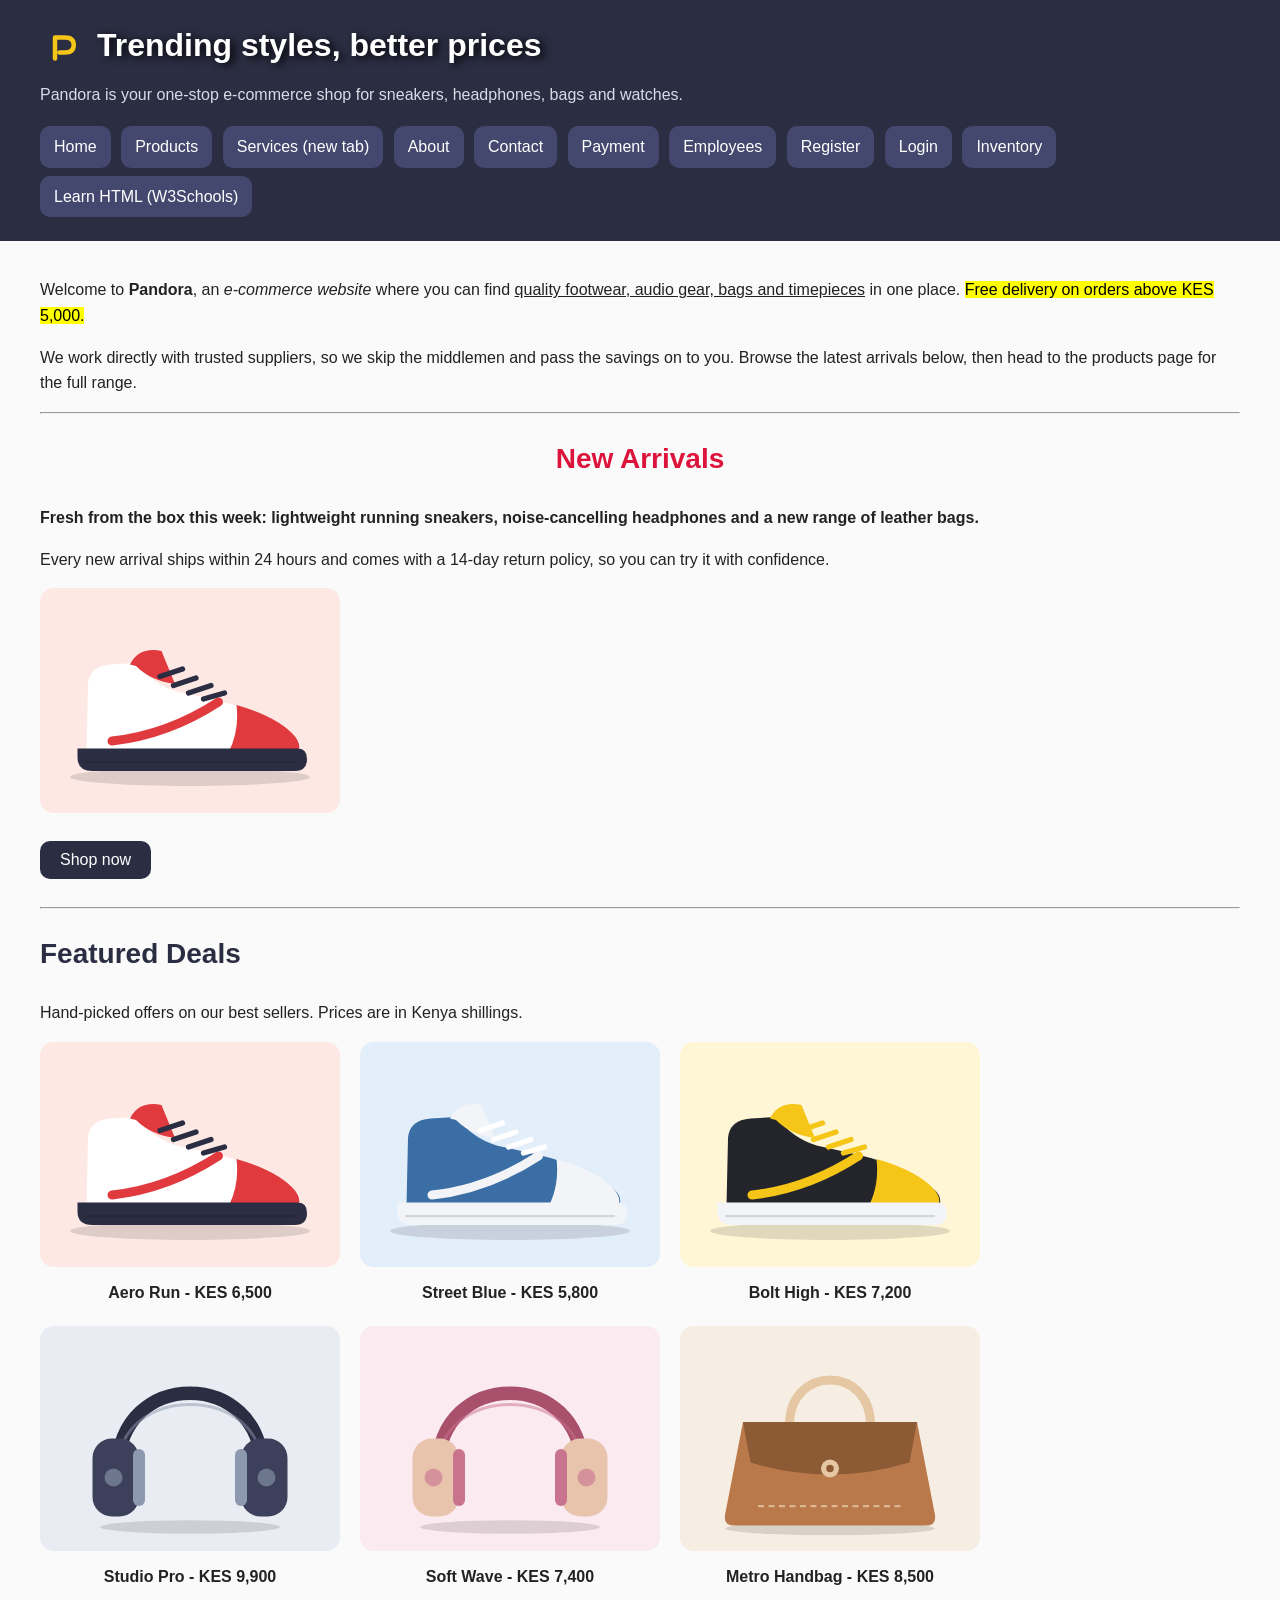
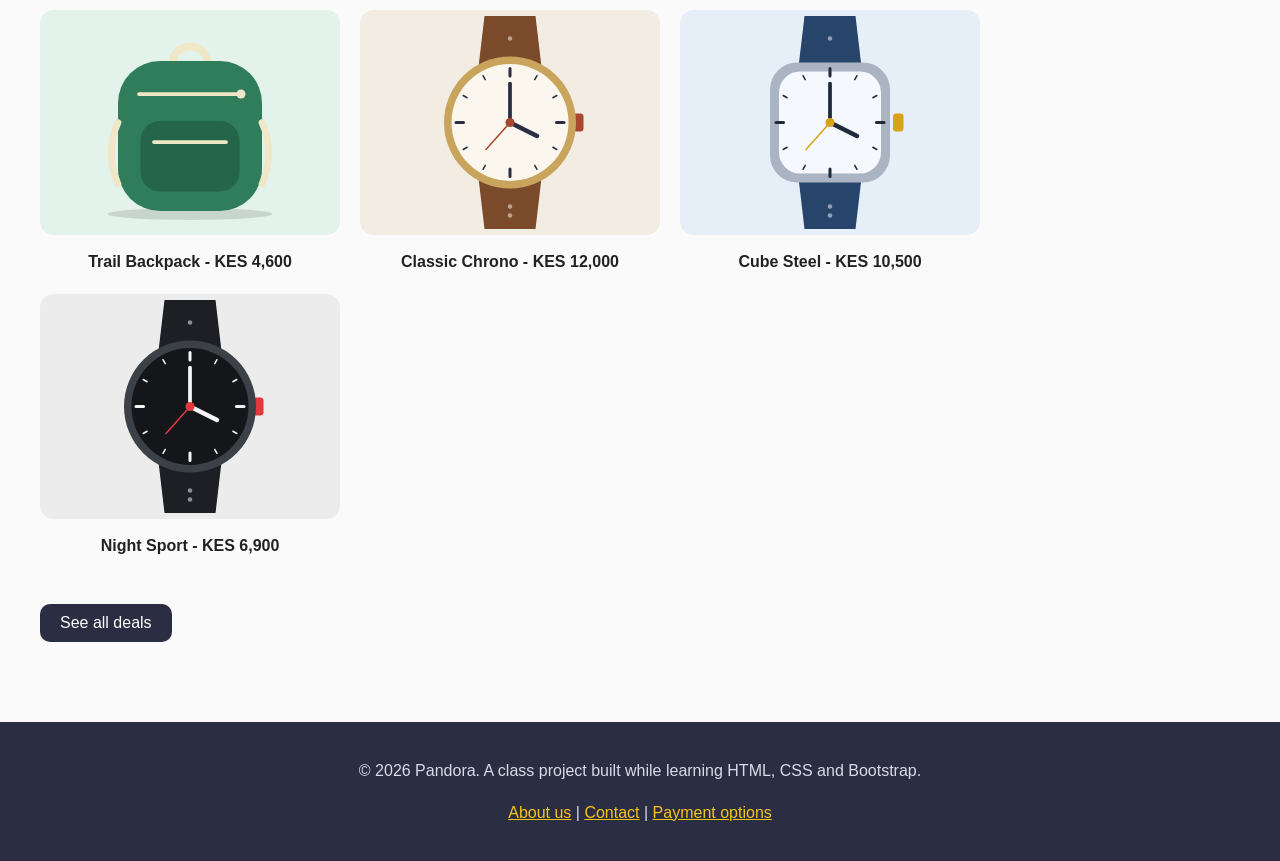
<file: index.html>
<!DOCTYPE html>
<html lang="en">
<head>
    <meta charset="UTF-8">
    <meta name="viewport" content="width=device-width, initial-scale=1.0">
    <meta name="description" content="Pandora - sneakers, headphones, bags and watches at better prices.">
    <title>Homepage - Pandora</title>
    <!-- External CSS: all the shared styling lives in css/style.css -->
    <link rel="stylesheet" href="css/style.css">
</head>
<body>

    <header>
        <!-- Heading: h1 is the biggest and most important heading on the page -->
        <h1><img class="logo" src="assets/logo.svg" alt="Pandora logo"> Trending styles, better prices</h1>
        <p>Pandora is your one-stop e-commerce shop for sneakers, headphones, bags and watches.</p>

        <!--
            Navigation links (anchor tag).
            href   = where the link goes (an HTML file for our own pages, a URL for other sites)
            target = which tab it opens in:
                _self   same tab (default)
                _blank  new tab
            _top and _parent are demonstrated in the html-practice project.
        -->
        <nav>
            <a href="index.html" target="_self">Home</a>
            <a href="products.html" target="_self">Products</a>
            <a href="services.html" target="_blank">Services (new tab)</a>
            <a href="about.html">About</a>
            <a href="contact.html">Contact</a>
            <a href="payment.html">Payment</a>
            <a href="employee.html">Employees</a>
            <a href="register.html">Register</a>
            <a href="login.html">Login</a>
            <a href="inventory.html">Inventory</a>
            <!-- A link to another website uses the full URL -->
            <a href="https://www.w3schools.com/" target="_blank" rel="noopener noreferrer">Learn HTML (W3Schools)</a>
        </nav>
    </header>

    <main>
        <!-- Welcome paragraph with text-formatting tags -->
        <p>
            Welcome to <b>Pandora</b>, an <i>e-commerce website</i> where you can find
            <u>quality footwear, audio gear, bags and timepieces</u> in one place.
            <mark>Free delivery on orders above KES 5,000.</mark>
        </p>
        <p>
            We work directly with trusted suppliers, so we skip the middlemen and pass the savings
            on to you. Browse the latest arrivals below, then head to the products page for the full range.
        </p>

        <hr>

        <!-- New Arrivals -->
        <!-- Inline CSS: the style attribute styles this one element only -->
        <h2 style="color: crimson; text-align: center;">New Arrivals</h2>
        <p style="font-weight: bold;">
            Fresh from the box this week: lightweight running sneakers, noise-cancelling
            headphones and a new range of leather bags.
        </p>
        <p>
            Every new arrival ships within 24 hours and comes with a 14-day return policy,
            so you can try it with confidence.
        </p>

        <img src="assets/sneakers1.svg" alt="Red and white running sneaker">
        <br>
        <button type="button">Shop now</button>

        <hr>

        <!-- Featured Deals: 10 images from the assets folder -->
        <h2>Featured Deals</h2>
        <p>Hand-picked offers on our best sellers. Prices are in Kenya shillings.</p>

        <div class="deals">
            <figure>
                <img src="assets/sneakers1.svg" alt="Red and white running sneaker">
                <figcaption>Aero Run - KES 6,500</figcaption>
            </figure>
            <figure>
                <img src="assets/sneakers2.svg" alt="Blue and grey trainer">
                <figcaption>Street Blue - KES 5,800</figcaption>
            </figure>
            <figure>
                <img src="assets/sneakers3.svg" alt="Black and yellow sneaker">
                <figcaption>Bolt High - KES 7,200</figcaption>
            </figure>
            <figure>
                <img src="assets/headphones1.svg" alt="Black over-ear headphones">
                <figcaption>Studio Pro - KES 9,900</figcaption>
            </figure>
            <figure>
                <img src="assets/headphones2.svg" alt="Rose and cream wireless headphones">
                <figcaption>Soft Wave - KES 7,400</figcaption>
            </figure>
            <figure>
                <img src="assets/bag1.svg" alt="Tan leather handbag">
                <figcaption>Metro Handbag - KES 8,500</figcaption>
            </figure>
            <figure>
                <img src="assets/bag2.svg" alt="Green backpack with front pocket">
                <figcaption>Trail Backpack - KES 4,600</figcaption>
            </figure>
            <figure>
                <img src="assets/watch1.svg" alt="Classic round watch with brown leather strap">
                <figcaption>Classic Chrono - KES 12,000</figcaption>
            </figure>
            <figure>
                <img src="assets/watch2.svg" alt="Square steel watch with blue strap">
                <figcaption>Cube Steel - KES 10,500</figcaption>
            </figure>
            <figure>
                <img src="assets/watch3.svg" alt="Black sport watch">
                <figcaption>Night Sport - KES 6,900</figcaption>
            </figure>
        </div>

        <br>
        <button type="button">See all deals</button>
    </main>

    <footer>
        <p>&copy; 2026 Pandora. A class project built while learning HTML, CSS and Bootstrap.</p>
        <p><a href="about.html">About us</a> | <a href="contact.html">Contact</a> | <a href="payment.html">Payment options</a></p>
    </footer>

</body>
</html>
</file>
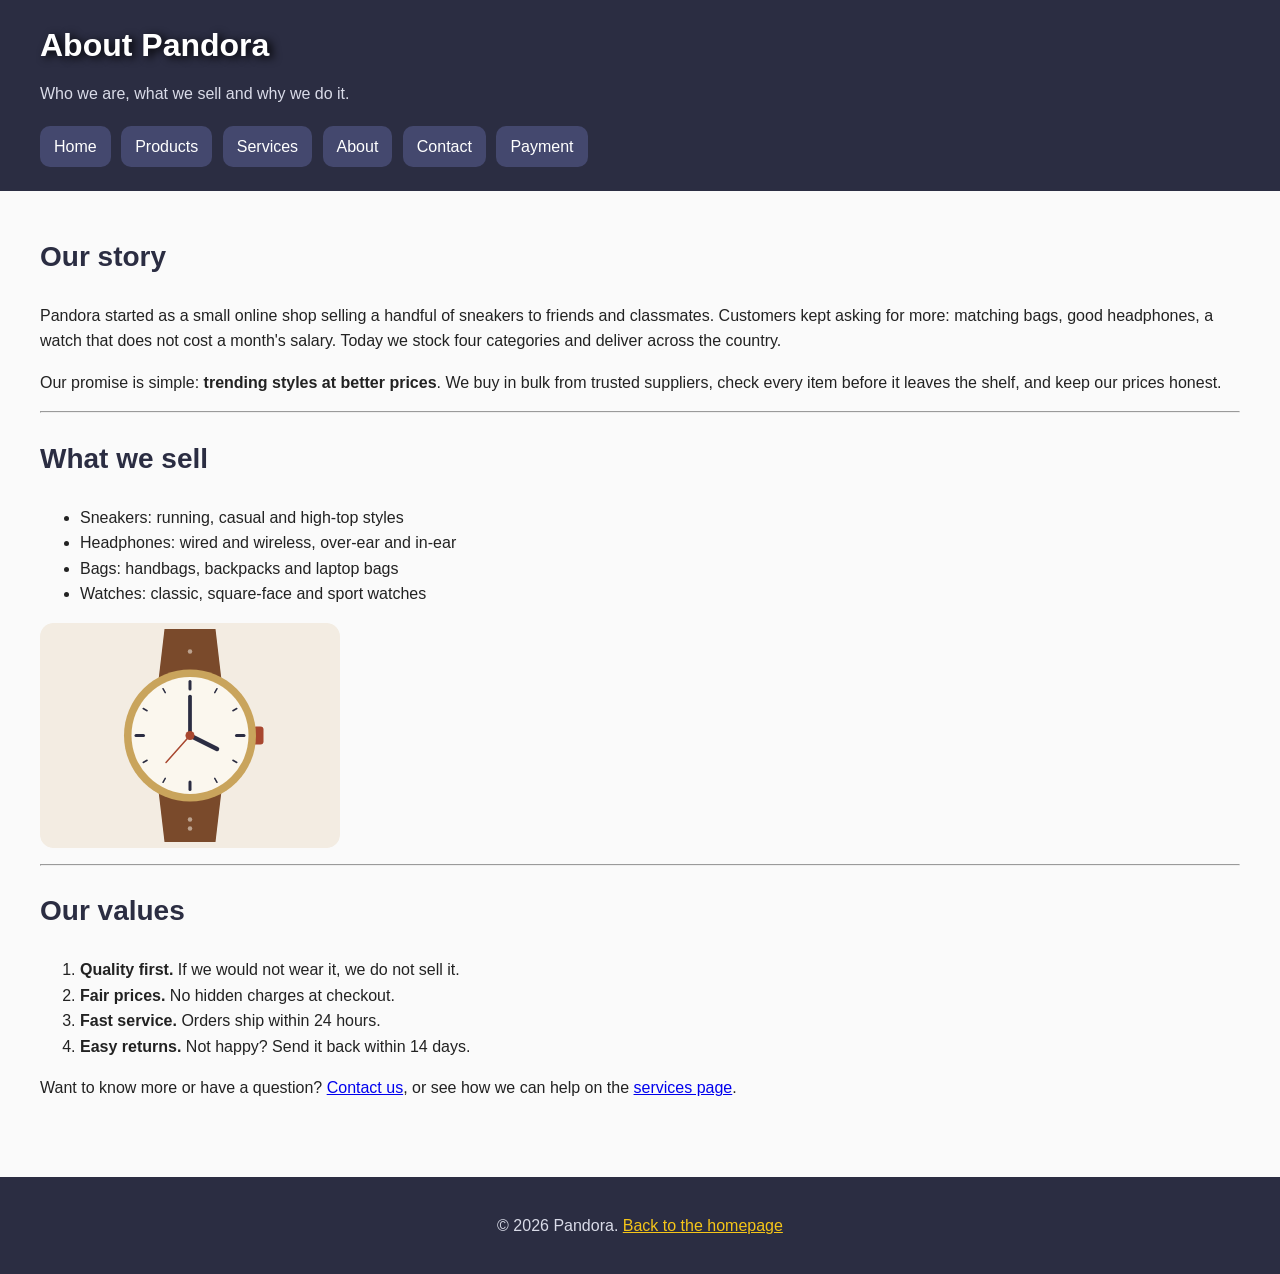
<file: about.html>
<!DOCTYPE html>
<html lang="en">
<head>
    <meta charset="UTF-8">
    <meta name="viewport" content="width=device-width, initial-scale=1.0">
    <title>About - Pandora</title>
    <link rel="stylesheet" href="css/style.css">
</head>
<body>

    <header>
        <h1>About Pandora</h1>
        <p>Who we are, what we sell and why we do it.</p>
        <nav>
            <a href="index.html">Home</a>
            <a href="products.html">Products</a>
            <a href="services.html">Services</a>
            <a href="about.html">About</a>
            <a href="contact.html">Contact</a>
            <a href="payment.html">Payment</a>
        </nav>
    </header>

    <main>
        <h2>Our story</h2>
        <p>
            Pandora started as a small online shop selling a handful of sneakers to friends and
            classmates. Customers kept asking for more: matching bags, good headphones, a watch
            that does not cost a month's salary. Today we stock four categories and deliver
            across the country.
        </p>
        <p>
            Our promise is simple: <b>trending styles at better prices</b>. We buy in bulk from
            trusted suppliers, check every item before it leaves the shelf, and keep our prices
            honest.
        </p>

        <hr>

        <h2>What we sell</h2>
        <ul>
            <li>Sneakers: running, casual and high-top styles</li>
            <li>Headphones: wired and wireless, over-ear and in-ear</li>
            <li>Bags: handbags, backpacks and laptop bags</li>
            <li>Watches: classic, square-face and sport watches</li>
        </ul>

        <img src="assets/watch1.svg" alt="Classic round watch with brown leather strap">

        <hr>

        <h2>Our values</h2>
        <ol>
            <li><b>Quality first.</b> If we would not wear it, we do not sell it.</li>
            <li><b>Fair prices.</b> No hidden charges at checkout.</li>
            <li><b>Fast service.</b> Orders ship within 24 hours.</li>
            <li><b>Easy returns.</b> Not happy? Send it back within 14 days.</li>
        </ol>

        <p>
            Want to know more or have a question? <a href="contact.html">Contact us</a>, or see how
            we can help on the <a href="services.html">services page</a>.
        </p>
    </main>

    <footer>
        <p>&copy; 2026 Pandora. <a href="index.html">Back to the homepage</a></p>
    </footer>

</body>
</html>
</file>
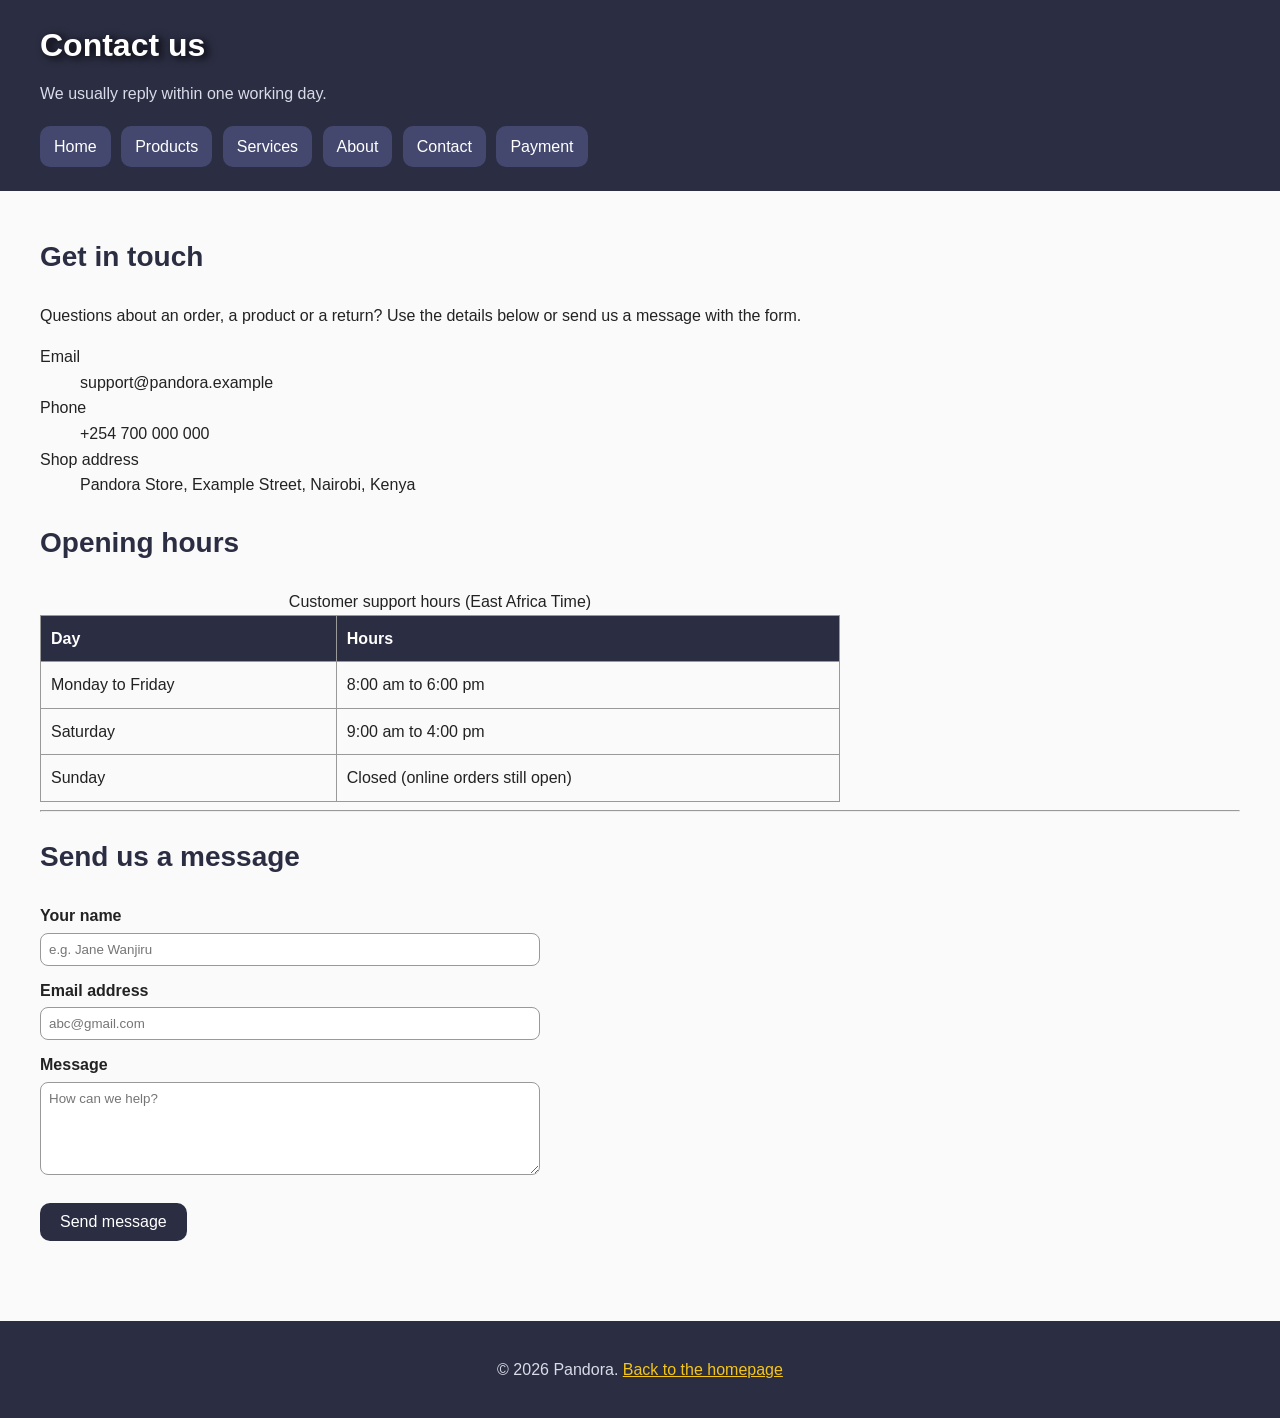
<file: contact.html>
<!DOCTYPE html>
<html lang="en">
<head>
    <meta charset="UTF-8">
    <meta name="viewport" content="width=device-width, initial-scale=1.0">
    <title>Contact - Pandora</title>
    <link rel="stylesheet" href="css/style.css">
</head>
<body>

    <header>
        <h1>Contact us</h1>
        <p>We usually reply within one working day.</p>
        <nav>
            <a href="index.html">Home</a>
            <a href="products.html">Products</a>
            <a href="services.html">Services</a>
            <a href="about.html">About</a>
            <a href="contact.html">Contact</a>
            <a href="payment.html">Payment</a>
        </nav>
    </header>

    <main>
        <h2>Get in touch</h2>
        <p>
            Questions about an order, a product or a return? Use the details below or send us a
            message with the form.
        </p>

        <!-- Description list: a term (dt) followed by its details (dd) -->
        <dl>
            <dt>Email</dt>
            <dd>support@pandora.example</dd>
            <dt>Phone</dt>
            <dd>+254 700 000 000</dd>
            <dt>Shop address</dt>
            <dd>Pandora Store, Example Street, Nairobi, Kenya</dd>
        </dl>

        <h2>Opening hours</h2>
        <table>
            <caption>Customer support hours (East Africa Time)</caption>
            <tr>
                <th>Day</th>
                <th>Hours</th>
            </tr>
            <tr>
                <td>Monday to Friday</td>
                <td>8:00 am to 6:00 pm</td>
            </tr>
            <tr>
                <td>Saturday</td>
                <td>9:00 am to 4:00 pm</td>
            </tr>
            <tr>
                <td>Sunday</td>
                <td>Closed (online orders still open)</td>
            </tr>
        </table>

        <hr>

        <h2>Send us a message</h2>
        <!-- A simple form. The full registration form is on register.html -->
        <form class="contact-form" action="#" method="post">
            <label for="contact-name">Your name</label>
            <input type="text" id="contact-name" name="name" placeholder="e.g. Jane Wanjiru" required>

            <label for="contact-email">Email address</label>
            <input type="email" id="contact-email" name="email" placeholder="abc@gmail.com" required>

            <label for="contact-message">Message</label>
            <textarea id="contact-message" name="message" rows="5" placeholder="How can we help?" required></textarea>

            <button type="submit">Send message</button>
        </form>
    </main>

    <footer>
        <p>&copy; 2026 Pandora. <a href="index.html">Back to the homepage</a></p>
    </footer>

</body>
</html>
</file>
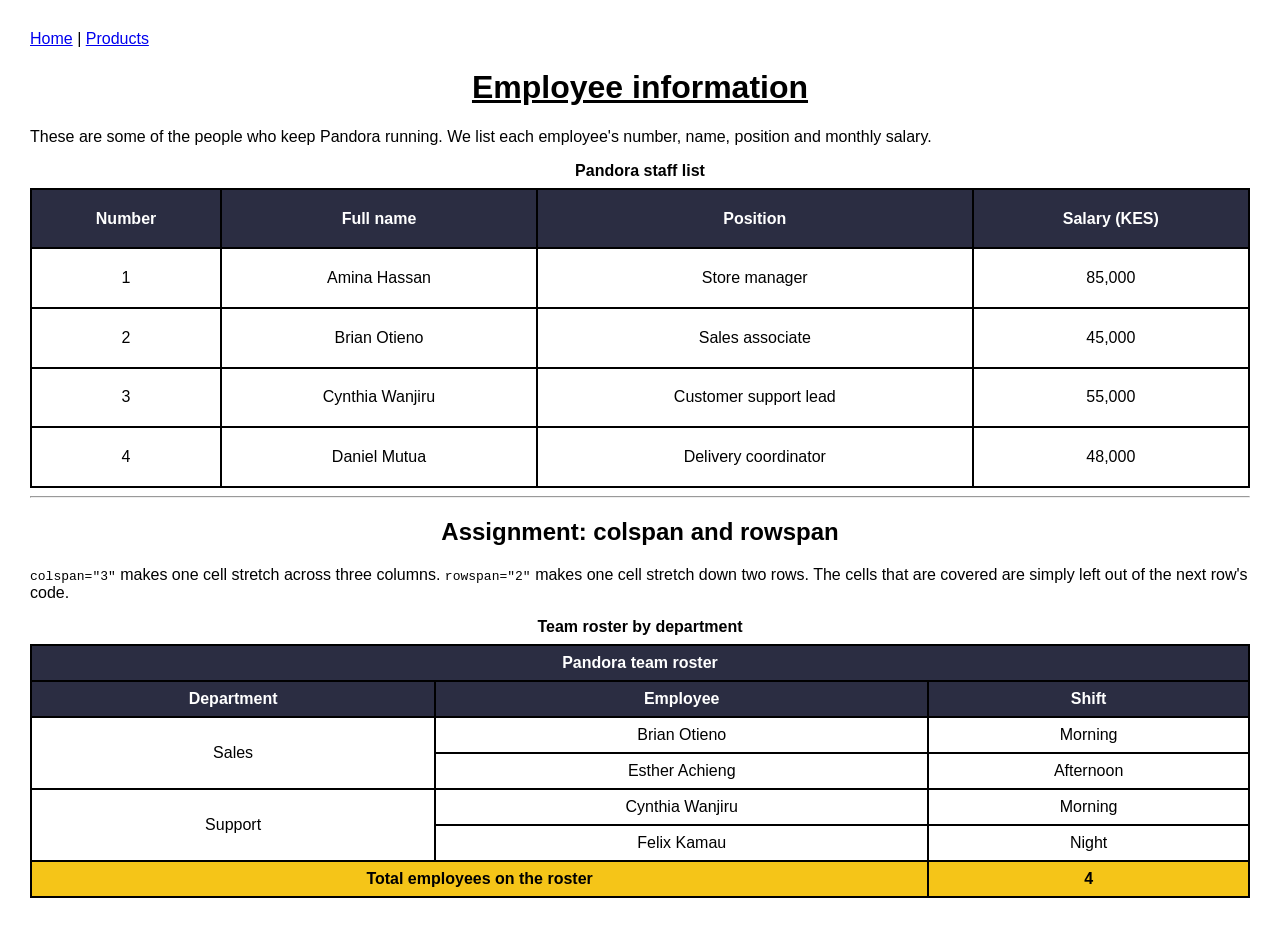
<file: employee.html>
<!DOCTYPE html>
<html lang="en">
<head>
    <meta charset="UTF-8">
    <meta name="viewport" content="width=device-width, initial-scale=1.0">
    <title>Employee page - Pandora</title>

    <!-- Internal CSS: a style tag inside the head -->
    <style>
        body {
            font-family: Arial, Helvetica, sans-serif;
            margin: 30px;
        }

        h1 {
            text-align: center;
            text-decoration: underline;
        }

        h2 {
            text-align: center;
        }

        /* border: thickness, style, colour.
           The comma means "apply the same rule to all three tags". */
        table,
        th,
        td {
            border: 2px solid black;
            border-collapse: collapse;   /* merge the double lines into one */
        }

        table {
            width: 100%;
        }

        /* An ID targets the first table only, so it can have its own height */
        #staff {
            height: 300px;
        }

        th {
            background-color: #2b2d42;
            color: white;
            padding: 8px;
        }

        /* th text is centred by default; td needs it set */
        td {
            text-align: center;
            padding: 8px;
        }

        caption {
            font-weight: bold;
            margin-bottom: 8px;
        }

        tfoot td {
            font-weight: bold;
            background-color: #f5c518;
        }
    </style>
</head>
<body>

    <a href="index.html">Home</a> | <a href="products.html">Products</a>

    <h1>Employee information</h1>
    <p>
        These are some of the people who keep Pandora running. We list each employee's number,
        name, position and monthly salary.
    </p>

    <!-- Employee table: <table> first, then one <tr> per row -->
    <table id="staff">
        <caption>Pandora staff list</caption>
        <tr>
            <th>Number</th>
            <th>Full name</th>
            <th>Position</th>
            <th>Salary (KES)</th>
        </tr>
        <tr>
            <td>1</td>
            <td>Amina Hassan</td>
            <td>Store manager</td>
            <td>85,000</td>
        </tr>
        <tr>
            <td>2</td>
            <td>Brian Otieno</td>
            <td>Sales associate</td>
            <td>45,000</td>
        </tr>
        <tr>
            <td>3</td>
            <td>Cynthia Wanjiru</td>
            <td>Customer support lead</td>
            <td>55,000</td>
        </tr>
        <tr>
            <td>4</td>
            <td>Daniel Mutua</td>
            <td>Delivery coordinator</td>
            <td>48,000</td>
        </tr>
    </table>

    <hr>

    <!-- Research assignment (class 3): colspan and rowspan in one table -->
    <h2>Assignment: colspan and rowspan</h2>
    <p>
        <code>colspan="3"</code> makes one cell stretch across three columns.
        <code>rowspan="2"</code> makes one cell stretch down two rows.
        The cells that are covered are simply left out of the next row's code.
    </p>

    <table>
        <caption>Team roster by department</caption>
        <thead>
            <tr>
                <!-- This heading spans all 3 columns -->
                <th colspan="3">Pandora team roster</th>
            </tr>
            <tr>
                <th>Department</th>
                <th>Employee</th>
                <th>Shift</th>
            </tr>
        </thead>
        <tbody>
            <tr>
                <!-- "Sales" spans this row and the next one -->
                <td rowspan="2">Sales</td>
                <td>Brian Otieno</td>
                <td>Morning</td>
            </tr>
            <tr>
                <td>Esther Achieng</td>
                <td>Afternoon</td>
            </tr>
            <tr>
                <td rowspan="2">Support</td>
                <td>Cynthia Wanjiru</td>
                <td>Morning</td>
            </tr>
            <tr>
                <td>Felix Kamau</td>
                <td>Night</td>
            </tr>
        </tbody>
        <tfoot>
            <tr>
                <!-- The label spans the first 2 columns -->
                <td colspan="2">Total employees on the roster</td>
                <td>4</td>
            </tr>
        </tfoot>
    </table>

</body>
</html>
</file>
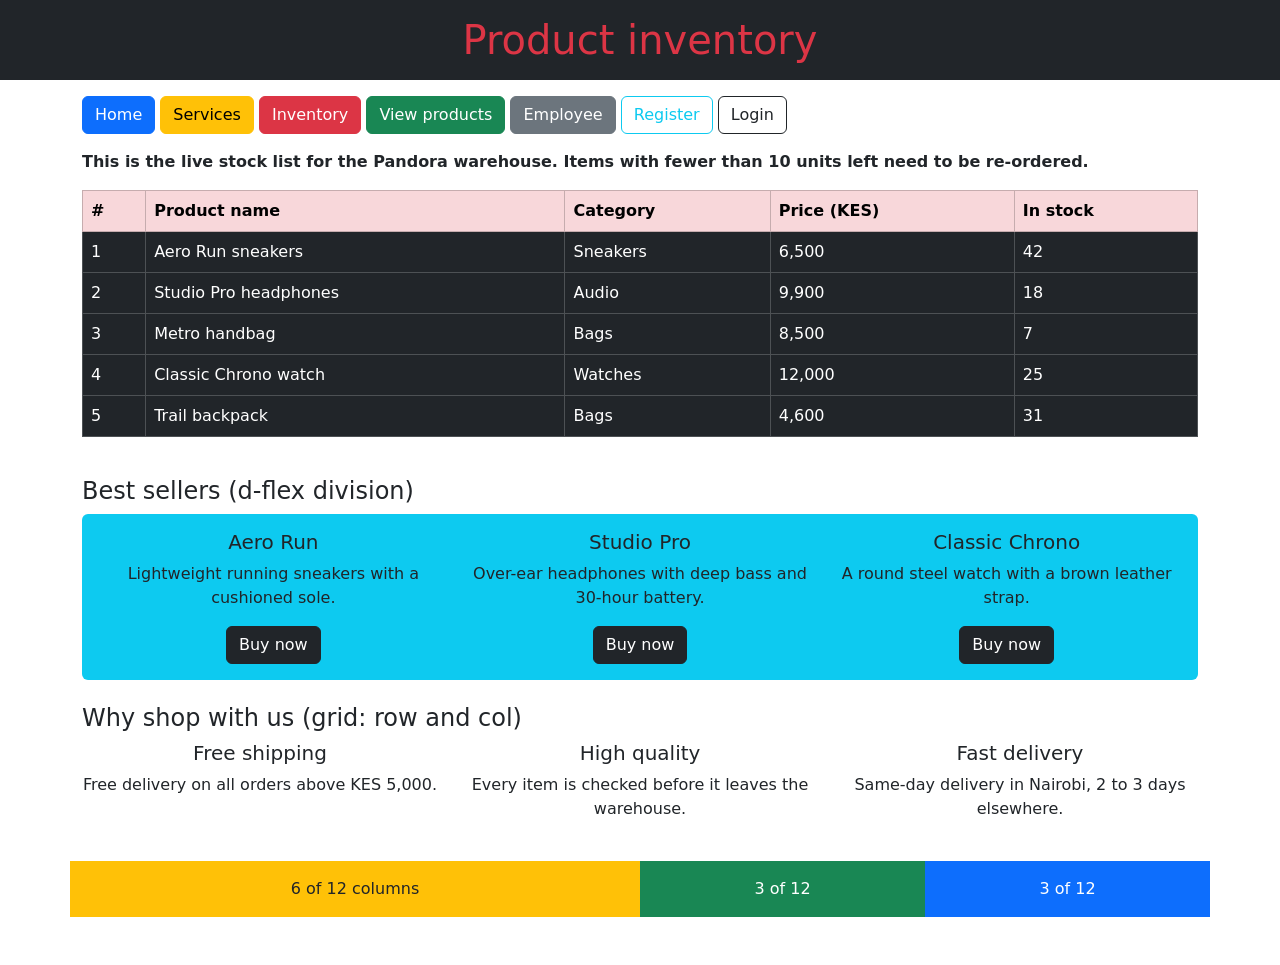
<file: inventory.html>
<!DOCTYPE html>
<html lang="en">
<head>
    <meta charset="UTF-8">
    <meta name="viewport" content="width=device-width, initial-scale=1.0">
    <title>Inventory page - Pandora</title>

    <!-- Bootstrap CSS: use the link tag. Every page that uses Bootstrap must link it. -->
    <link rel="stylesheet" href="bootstrap/css/bootstrap.min.css">

    <!-- Bootstrap JavaScript: use the script tag with src.
         The "bundle" file already includes Popper (needed for dropdowns, tooltips, etc.). -->
    <script src="bootstrap/js/bootstrap.bundle.min.js" defer></script>
</head>
<body>

    <!-- Heading: text-danger (red text), bg-dark (black background), text-center -->
    <h1 class="text-danger bg-dark text-center py-3">Product inventory</h1>

    <div class="container">

        <!-- Buttons: "btn" always comes first, then the colour class -->
        <div class="my-3">
            <a class="btn btn-primary" href="index.html">Home</a>
            <a class="btn btn-warning" href="services.html">Services</a>
            <a class="btn btn-danger" href="inventory.html">Inventory</a>
            <a class="btn btn-success" href="products.html">View products</a>
            <a class="btn btn-secondary" href="employee.html">Employee</a>
            <a class="btn btn-outline-info" href="register.html">Register</a>
            <a class="btn btn-outline-dark" href="login.html">Login</a>
        </div>

        <!-- fw-bold = font-weight: bold, mb-3 = margin-bottom -->
        <p class="fw-bold mb-3">
            This is the live stock list for the Pandora warehouse. Items with fewer than 10 units
            left need to be re-ordered.
        </p>

        <!-- Table: "table" first, then extra classes.
             table-responsive lets the table scroll sideways on small phones. -->
        <div class="table-responsive mb-4">
            <table class="table table-bordered table-hover table-dark">
                <thead>
                    <!-- table-danger on a row colours only that row -->
                    <tr class="table-danger">
                        <th scope="col">#</th>
                        <th scope="col">Product name</th>
                        <th scope="col">Category</th>
                        <th scope="col">Price (KES)</th>
                        <th scope="col">In stock</th>
                    </tr>
                </thead>
                <tbody>
                    <tr>
                        <td>1</td>
                        <td>Aero Run sneakers</td>
                        <td>Sneakers</td>
                        <td>6,500</td>
                        <td>42</td>
                    </tr>
                    <tr>
                        <td>2</td>
                        <td>Studio Pro headphones</td>
                        <td>Audio</td>
                        <td>9,900</td>
                        <td>18</td>
                    </tr>
                    <tr>
                        <td>3</td>
                        <td>Metro handbag</td>
                        <td>Bags</td>
                        <td>8,500</td>
                        <td>7</td>
                    </tr>
                    <tr>
                        <td>4</td>
                        <td>Classic Chrono watch</td>
                        <td>Watches</td>
                        <td>12,000</td>
                        <td>25</td>
                    </tr>
                    <tr>
                        <td>5</td>
                        <td>Trail backpack</td>
                        <td>Bags</td>
                        <td>4,600</td>
                        <td>31</td>
                    </tr>
                </tbody>
            </table>
        </div>

        <!-- Division with d-flex (children side by side), gap-3 (space between) and
             text-center (centres everything inside). flex-column flex-md-row stacks the
             cards on phones and puts them side by side from medium screens up.
             w-100 makes the three sides equal in width. -->
        <h2 class="h4">Best sellers (d-flex division)</h2>
        <div class="bg-info d-flex flex-column flex-md-row gap-3 text-center p-3 mb-4 rounded">
            <div class="w-100">
                <h3 class="h5">Aero Run</h3>
                <p>Lightweight running sneakers with a cushioned sole.</p>
                <button type="button" class="btn btn-dark">Buy now</button>
            </div>
            <div class="w-100">
                <h3 class="h5">Studio Pro</h3>
                <p>Over-ear headphones with deep bass and 30-hour battery.</p>
                <button type="button" class="btn btn-dark">Buy now</button>
            </div>
            <div class="w-100">
                <h3 class="h5">Classic Chrono</h3>
                <p>A round steel watch with a brown leather strap.</p>
                <button type="button" class="btn btn-dark">Buy now</button>
            </div>
        </div>

        <!-- bootstrap grid system -->
        <!-- A "row" holds up to 12 columns. Three bare "col" divs share the row equally (4 + 4 + 4). -->
        <h2 class="h4">Why shop with us (grid: row and col)</h2>
        <div class="row text-center mb-4">
            <div class="col">
                <h3 class="h5">Free shipping</h3>
                <p>Free delivery on all orders above KES 5,000.</p>
            </div>
            <div class="col">
                <h3 class="h5">High quality</h3>
                <p>Every item is checked before it leaves the warehouse.</p>
            </div>
            <div class="col">
                <h3 class="h5">Fast delivery</h3>
                <p>Same-day delivery in Nairobi, 2 to 3 days elsewhere.</p>
            </div>
        </div>

        <!-- Unequal widths: 6 + 3 + 3 = 12 columns -->
        <div class="row text-center mb-5">
            <div class="col-12 col-md-6 bg-warning p-3">6 of 12 columns</div>
            <div class="col-6 col-md-3 bg-success text-white p-3">3 of 12</div>
            <div class="col-6 col-md-3 bg-primary text-white p-3">3 of 12</div>
        </div>

    </div>

</body>
</html>
</file>
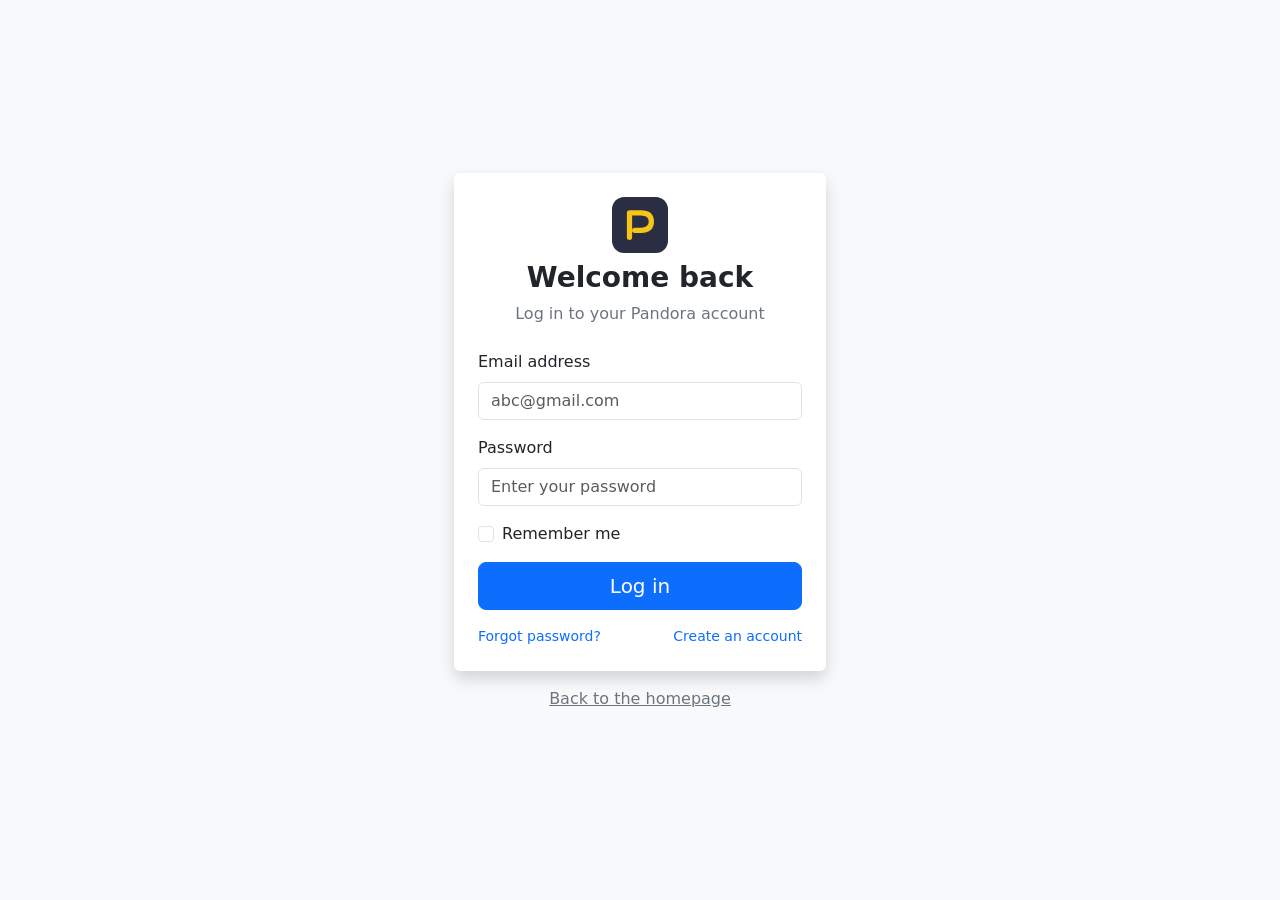
<file: login.html>
<!DOCTYPE html>
<html lang="en">
<head>
    <meta charset="UTF-8">
    <meta name="viewport" content="width=device-width, initial-scale=1.0">
    <title>Login page - Pandora</title>

    <!-- Styled with Bootstrap ONLY: no custom CSS file and no inline styles -->
    <link rel="stylesheet" href="bootstrap/css/bootstrap.min.css">
    <script src="bootstrap/js/bootstrap.bundle.min.js" defer></script>
</head>
<body class="bg-light">

    <!-- container + flexbox utilities centre the card in the middle of the screen -->
    <div class="container d-flex justify-content-center align-items-center min-vh-100 py-4">
        <div class="col-12 col-sm-10 col-md-7 col-lg-5 col-xl-4">

            <div class="card shadow border-0">
                <div class="card-body p-4">

                    <div class="text-center mb-4">
                        <img src="assets/logo.svg" alt="Pandora logo" width="56" height="56" class="mb-2">
                        <h1 class="h3 fw-bold">Welcome back</h1>
                        <p class="text-secondary mb-0">Log in to your Pandora account</p>
                    </div>

                    <form action="#" method="post">
                        <div class="mb-3">
                            <label for="email" class="form-label">Email address</label>
                            <input type="email" class="form-control" id="email" name="email"
                                   placeholder="abc@gmail.com" autocomplete="email" required>
                        </div>

                        <div class="mb-3">
                            <label for="password" class="form-label">Password</label>
                            <input type="password" class="form-control" id="password" name="password"
                                   placeholder="Enter your password" autocomplete="current-password" required>
                        </div>

                        <!-- Remember me checkbox -->
                        <div class="form-check mb-3">
                            <input type="checkbox" class="form-check-input" id="remember" name="remember">
                            <label class="form-check-label" for="remember">Remember me</label>
                        </div>

                        <!-- d-grid makes the button full width -->
                        <div class="d-grid mb-3">
                            <button type="submit" class="btn btn-primary btn-lg">Log in</button>
                        </div>

                        <div class="d-flex justify-content-between small">
                            <a href="contact.html" class="text-decoration-none">Forgot password?</a>
                            <a href="register.html" class="text-decoration-none">Create an account</a>
                        </div>
                    </form>

                </div>
            </div>

            <p class="text-center mt-3">
                <a href="index.html" class="link-secondary">Back to the homepage</a>
            </p>

        </div>
    </div>

</body>
</html>
</file>
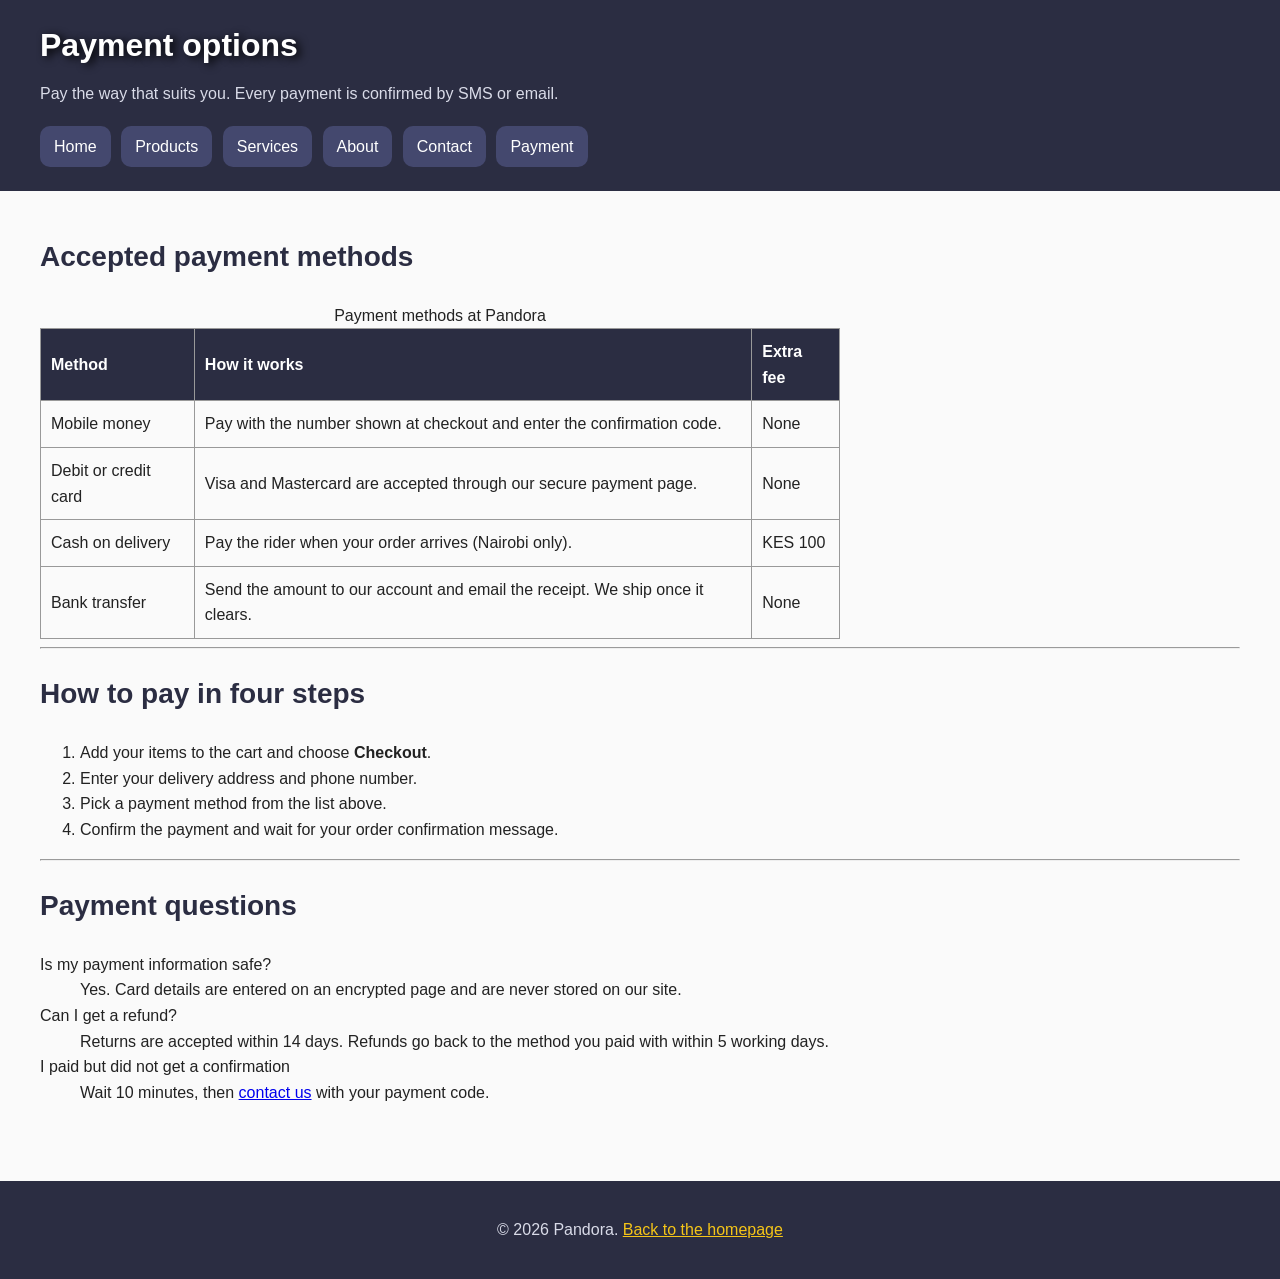
<file: payment.html>
<!DOCTYPE html>
<html lang="en">
<head>
    <meta charset="UTF-8">
    <meta name="viewport" content="width=device-width, initial-scale=1.0">
    <title>Payment - Pandora</title>
    <link rel="stylesheet" href="css/style.css">
</head>
<body>

    <header>
        <h1>Payment options</h1>
        <p>Pay the way that suits you. Every payment is confirmed by SMS or email.</p>
        <nav>
            <a href="index.html">Home</a>
            <a href="products.html">Products</a>
            <a href="services.html">Services</a>
            <a href="about.html">About</a>
            <a href="contact.html">Contact</a>
            <a href="payment.html">Payment</a>
        </nav>
    </header>

    <main>
        <h2>Accepted payment methods</h2>
        <table>
            <caption>Payment methods at Pandora</caption>
            <tr>
                <th>Method</th>
                <th>How it works</th>
                <th>Extra fee</th>
            </tr>
            <tr>
                <td>Mobile money</td>
                <td>Pay with the number shown at checkout and enter the confirmation code.</td>
                <td>None</td>
            </tr>
            <tr>
                <td>Debit or credit card</td>
                <td>Visa and Mastercard are accepted through our secure payment page.</td>
                <td>None</td>
            </tr>
            <tr>
                <td>Cash on delivery</td>
                <td>Pay the rider when your order arrives (Nairobi only).</td>
                <td>KES 100</td>
            </tr>
            <tr>
                <td>Bank transfer</td>
                <td>Send the amount to our account and email the receipt. We ship once it clears.</td>
                <td>None</td>
            </tr>
        </table>

        <hr>

        <h2>How to pay in four steps</h2>
        <ol>
            <li>Add your items to the cart and choose <b>Checkout</b>.</li>
            <li>Enter your delivery address and phone number.</li>
            <li>Pick a payment method from the list above.</li>
            <li>Confirm the payment and wait for your order confirmation message.</li>
        </ol>

        <hr>

        <h2>Payment questions</h2>
        <dl>
            <dt>Is my payment information safe?</dt>
            <dd>Yes. Card details are entered on an encrypted page and are never stored on our site.</dd>
            <dt>Can I get a refund?</dt>
            <dd>Returns are accepted within 14 days. Refunds go back to the method you paid with within 5 working days.</dd>
            <dt>I paid but did not get a confirmation</dt>
            <dd>Wait 10 minutes, then <a href="contact.html">contact us</a> with your payment code.</dd>
        </dl>
    </main>

    <footer>
        <p>&copy; 2026 Pandora. <a href="index.html">Back to the homepage</a></p>
    </footer>

</body>
</html>
</file>
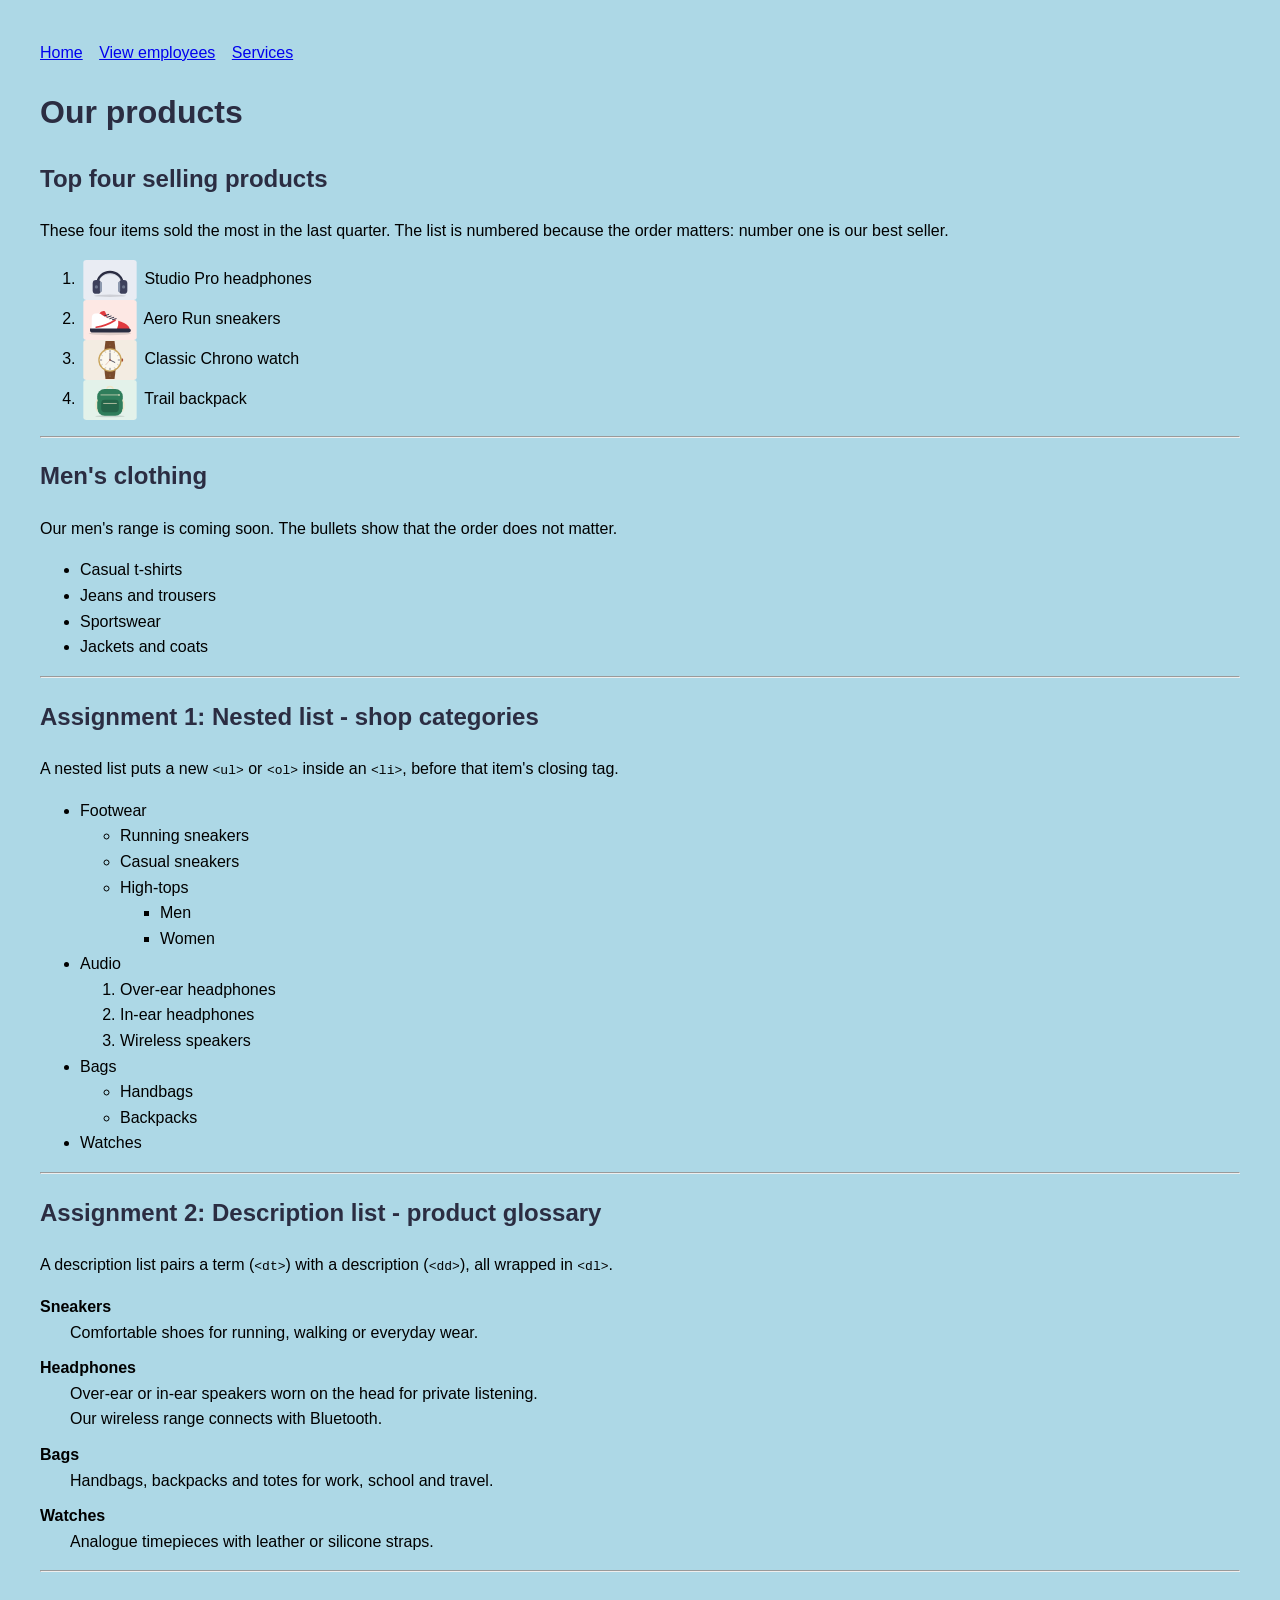
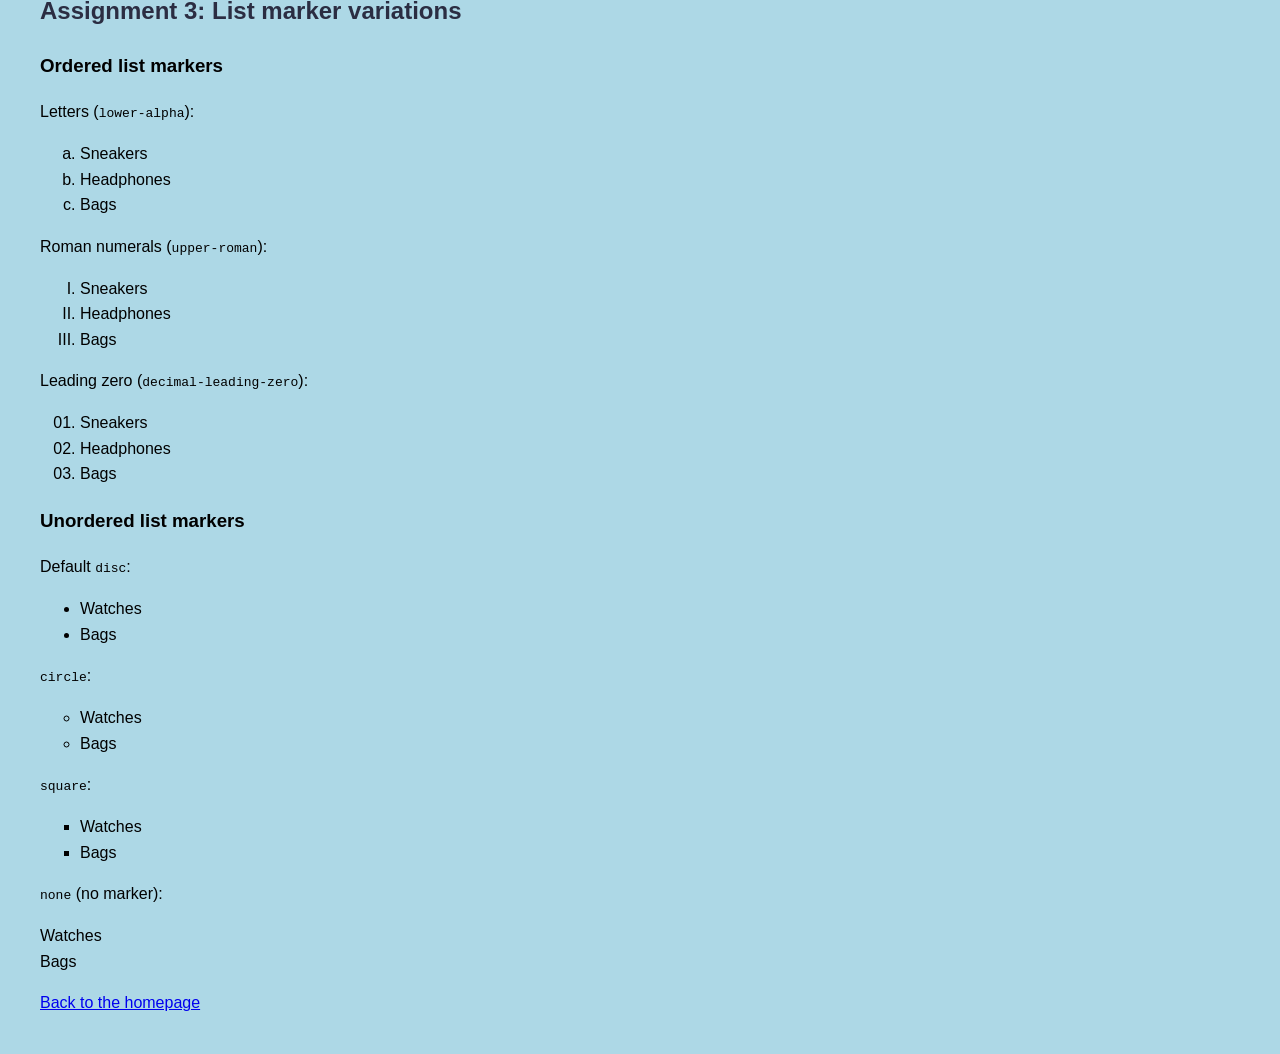
<file: products.html>
<!DOCTYPE html>
<html lang="en">
<head>
    <meta charset="UTF-8">
    <meta name="viewport" content="width=device-width, initial-scale=1.0">
    <title>Products page - Pandora</title>

    <!-- Internal CSS: written inside the head of this file -->
    <style>
        /* The body is the whole white page area */
        body {
            background-color: lightblue;
            margin: 40px;
            font-family: Arial, Helvetica, sans-serif;
            line-height: 1.6;
        }

        h1,
        h2 {
            color: #2b2d42;
        }

        nav a {
            margin-right: 12px;
        }

        /* Small thumbnail inside a list item */
        ol img {
            width: 60px;
            height: 40px;
            vertical-align: middle;
            border-radius: 6px;
        }

        /* ---- Assignment: change list markers with list-style-type ---- */
        .alpha   { list-style-type: lower-alpha; }    /* a, b, c */
        .roman   { list-style-type: upper-roman; }    /* I, II, III */
        .zero    { list-style-type: decimal-leading-zero; }  /* 01, 02, 03 */
        .circle  { list-style-type: circle; }
        .square  { list-style-type: square; }
        .none    { list-style-type: none; padding-left: 0; }

        dt {
            font-weight: bold;
            margin-top: 10px;
        }

        dd {
            margin-left: 30px;
        }
    </style>
</head>
<body>

    <nav>
        <a href="index.html">Home</a>
        <a href="employee.html">View employees</a>
        <a href="services.html">Services</a>
    </nav>

    <h1>Our products</h1>

    <!-- Ordered list -->
    <h2>Top four selling products</h2>
    <p>
        These four items sold the most in the last quarter. The list is numbered because the
        order matters: number one is our best seller.
    </p>
    <ol>
        <li><img src="assets/headphones1.svg" alt="Studio Pro headphones"> Studio Pro headphones</li>
        <li><img src="assets/sneakers1.svg" alt="Aero Run sneakers"> Aero Run sneakers</li>
        <li><img src="assets/watch1.svg" alt="Classic Chrono watch"> Classic Chrono watch</li>
        <li><img src="assets/bag2.svg" alt="Trail backpack"> Trail backpack</li>
    </ol>

    <hr>

    <!-- Unordered list -->
    <h2>Men's clothing</h2>
    <p>
        Our men's range is coming soon. The bullets show that the order does not matter.
    </p>
    <ul>
        <li>Casual t-shirts</li>
        <li>Jeans and trousers</li>
        <li>Sportswear</li>
        <li>Jackets and coats</li>
    </ul>

    <hr>

    <!-- ===================== ASSIGNMENTS (class 4) ===================== -->

    <!-- Assignment 1: nested list (a list inside a list item) -->
    <h2>Assignment 1: Nested list - shop categories</h2>
    <p>
        A nested list puts a new <code>&lt;ul&gt;</code> or <code>&lt;ol&gt;</code> inside an
        <code>&lt;li&gt;</code>, before that item's closing tag.
    </p>
    <ul>
        <li>Footwear
            <ul>
                <li>Running sneakers</li>
                <li>Casual sneakers</li>
                <li>High-tops
                    <ul>
                        <li>Men</li>
                        <li>Women</li>
                    </ul>
                </li>
            </ul>
        </li>
        <li>Audio
            <ol>
                <li>Over-ear headphones</li>
                <li>In-ear headphones</li>
                <li>Wireless speakers</li>
            </ol>
        </li>
        <li>Bags
            <ul>
                <li>Handbags</li>
                <li>Backpacks</li>
            </ul>
        </li>
        <li>Watches</li>
    </ul>

    <hr>

    <!-- Assignment 2: description list (dl > dt + dd) -->
    <h2>Assignment 2: Description list - product glossary</h2>
    <p>
        A description list pairs a term (<code>&lt;dt&gt;</code>) with a description
        (<code>&lt;dd&gt;</code>), all wrapped in <code>&lt;dl&gt;</code>.
    </p>
    <dl>
        <dt>Sneakers</dt>
        <dd>Comfortable shoes for running, walking or everyday wear.</dd>

        <dt>Headphones</dt>
        <dd>Over-ear or in-ear speakers worn on the head for private listening.</dd>
        <dd>Our wireless range connects with Bluetooth.</dd>

        <dt>Bags</dt>
        <dd>Handbags, backpacks and totes for work, school and travel.</dd>

        <dt>Watches</dt>
        <dd>Analogue timepieces with leather or silicone straps.</dd>
    </dl>

    <hr>

    <!-- Assignment 3: changing the list markers with CSS (see the internal CSS above) -->
    <h2>Assignment 3: List marker variations</h2>

    <h3>Ordered list markers</h3>
    <p>Letters (<code>lower-alpha</code>):</p>
    <ol class="alpha">
        <li>Sneakers</li>
        <li>Headphones</li>
        <li>Bags</li>
    </ol>

    <p>Roman numerals (<code>upper-roman</code>):</p>
    <ol class="roman">
        <li>Sneakers</li>
        <li>Headphones</li>
        <li>Bags</li>
    </ol>

    <p>Leading zero (<code>decimal-leading-zero</code>):</p>
    <ol class="zero">
        <li>Sneakers</li>
        <li>Headphones</li>
        <li>Bags</li>
    </ol>

    <h3>Unordered list markers</h3>
    <p>Default <code>disc</code>:</p>
    <ul>
        <li>Watches</li>
        <li>Bags</li>
    </ul>

    <p><code>circle</code>:</p>
    <ul class="circle">
        <li>Watches</li>
        <li>Bags</li>
    </ul>

    <p><code>square</code>:</p>
    <ul class="square">
        <li>Watches</li>
        <li>Bags</li>
    </ul>

    <p><code>none</code> (no marker):</p>
    <ul class="none">
        <li>Watches</li>
        <li>Bags</li>
    </ul>

    <p><a href="index.html">Back to the homepage</a></p>

</body>
</html>
</file>
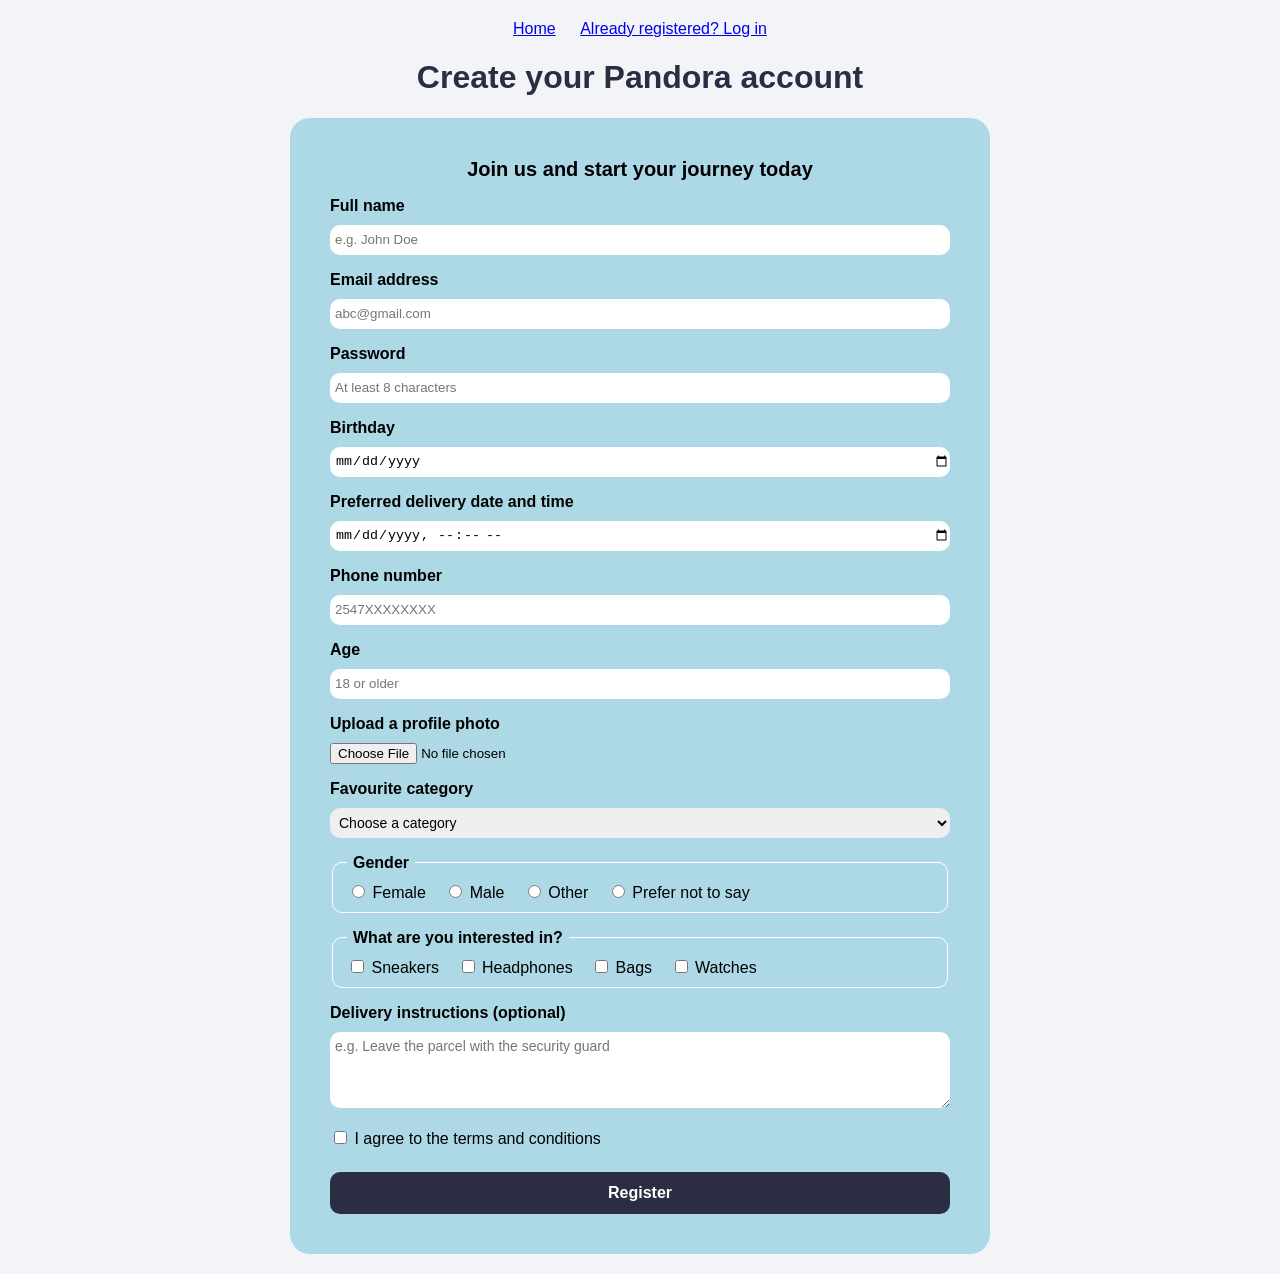
<file: register.html>
<!DOCTYPE html>
<html lang="en">
<head>
    <meta charset="UTF-8">
    <meta name="viewport" content="width=device-width, initial-scale=1.0">
    <title>Register page - Pandora</title>
    <!-- External CSS for this page -->
    <link rel="stylesheet" href="css/register.css">
</head>
<body>

    <nav>
        <a href="index.html">Home</a>
        <a href="login.html">Already registered? Log in</a>
    </nav>

    <h1>Create your Pandora account</h1>

    <!--
        A form ALWAYS starts with <form>. Everything that belongs to it, including the
        submit button, goes between <form> and </form>.
        action = where the data is sent (left as "#" until we learn the back end).
    -->
    <form action="#" method="post">
        <!-- A form's title is a legend (a table's title is a caption).
             A legend must sit inside a fieldset to be valid HTML. -->
        <fieldset class="form-box">
            <legend>Join us and start your journey today</legend>

            <!-- label for="x" is linked to the input with id="x" -->
            <div class="field">
                <label for="fname">Full name</label>
                <input type="text" id="fname" name="fullname" placeholder="e.g. John Doe" required>
            </div>

            <div class="field">
                <label for="email">Email address</label>
                <input type="email" id="email" name="email" placeholder="abc@gmail.com" required>
            </div>

            <div class="field">
                <label for="pwd">Password</label>
                <input type="password" id="pwd" name="password" placeholder="At least 8 characters" minlength="8" required>
            </div>

            <div class="field">
                <label for="yob">Birthday</label>
                <input type="date" id="yob" name="birthday" required>
            </div>

            <div class="field">
                <label for="dt">Preferred delivery date and time</label>
                <input type="datetime-local" id="dt" name="delivery_time" required>
            </div>

            <div class="field">
                <label for="phone">Phone number</label>
                <!-- tel shows a phone keyboard on mobile. The pattern checks 10 to 12 digits. -->
                <input type="tel" id="phone" name="phone" placeholder="2547XXXXXXXX"
                       pattern="[0-9]{10,12}" title="Enter 10 to 12 digits, for example 254700000000" required>
            </div>

            <div class="field">
                <label for="age">Age</label>
                <input type="number" id="age" name="age" min="18" max="100" placeholder="18 or older">
            </div>

            <div class="field">
                <label for="photo">Upload a profile photo</label>
                <input type="file" id="photo" name="photo" accept="image/*">
            </div>

            <!-- ========== Homework (class 5): dropdown, radio, checkbox, textarea ========== -->

            <!-- Dropdown: choose ONE option from a list -->
            <div class="field">
                <label for="category">Favourite category</label>
                <select id="category" name="category" required>
                    <option value="" disabled selected>Choose a category</option>
                    <option value="sneakers">Sneakers</option>
                    <option value="headphones">Headphones</option>
                    <option value="bags">Bags</option>
                    <option value="watches">Watches</option>
                </select>
            </div>

            <!-- Radio buttons: choose ONE. All radios in a group share the same name. -->
            <fieldset class="group">
                <legend>Gender</legend>
                <input type="radio" id="female" name="gender" value="female" required>
                <label for="female" class="inline">Female</label>

                <input type="radio" id="male" name="gender" value="male">
                <label for="male" class="inline">Male</label>

                <input type="radio" id="other" name="gender" value="other">
                <label for="other" class="inline">Other</label>

                <input type="radio" id="nosay" name="gender" value="not_said">
                <label for="nosay" class="inline">Prefer not to say</label>
            </fieldset>

            <!-- Checkboxes: choose MANY -->
            <fieldset class="group">
                <legend>What are you interested in?</legend>
                <input type="checkbox" id="int-sneakers" name="interests" value="sneakers">
                <label for="int-sneakers" class="inline">Sneakers</label>

                <input type="checkbox" id="int-audio" name="interests" value="headphones">
                <label for="int-audio" class="inline">Headphones</label>

                <input type="checkbox" id="int-bags" name="interests" value="bags">
                <label for="int-bags" class="inline">Bags</label>

                <input type="checkbox" id="int-watches" name="interests" value="watches">
                <label for="int-watches" class="inline">Watches</label>
            </fieldset>

            <!-- Textarea: a large box for multi-line text -->
            <div class="field">
                <label for="note">Delivery instructions (optional)</label>
                <textarea id="note" name="note" rows="4" placeholder="e.g. Leave the parcel with the security guard"></textarea>
            </div>

            <!-- A single checkbox the user must tick -->
            <div class="field">
                <input type="checkbox" id="terms" name="terms" required>
                <label for="terms" class="inline">I agree to the terms and conditions</label>
            </div>

            <!-- The button must be inside the form to submit it -->
            <button type="submit">Register</button>
        </fieldset>
    </form>

</body>
</html>
</file>
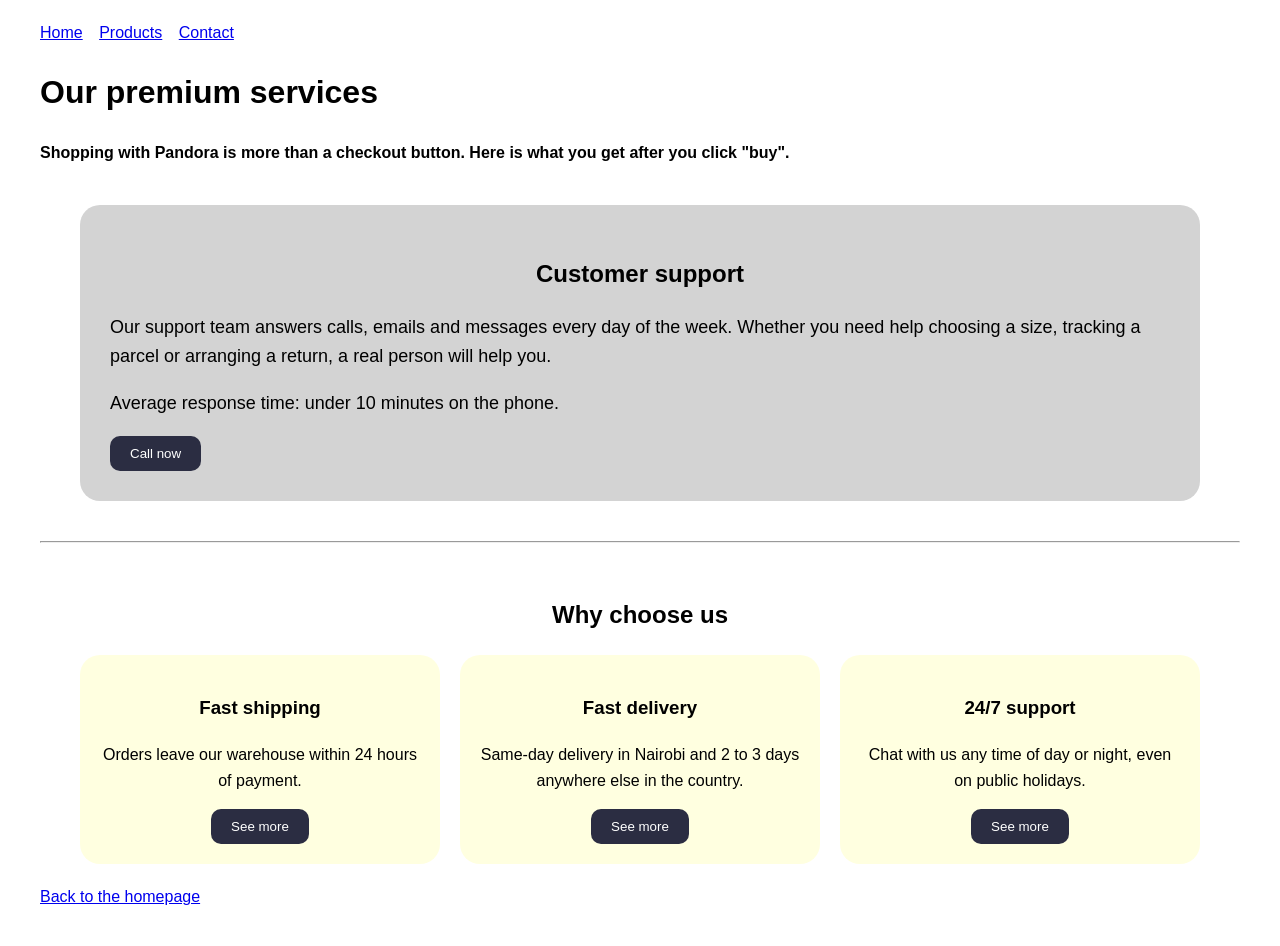
<file: services.html>
<!DOCTYPE html>
<html lang="en">
<head>
    <meta charset="UTF-8">
    <meta name="viewport" content="width=device-width, initial-scale=1.0">
    <title>Services page - Pandora</title>
    <!-- Link this page to its own stylesheet (inside the css folder) -->
    <link rel="stylesheet" href="css/services.css">
</head>
<body>

    <nav>
        <a href="index.html">Home</a>
        <a href="products.html">Products</a>
        <a href="contact.html">Contact</a>
    </nav>

    <h1>Our premium services</h1>
    <p id="paragraph">
        Shopping with Pandora is more than a checkout button. Here is what you get after you
        click "buy".
    </p>

    <!-- Divisions -->
    <div id="customer">
        <h2>Customer support</h2>
        <p>
            Our support team answers calls, emails and messages every day of the week. Whether you
            need help choosing a size, tracking a parcel or arranging a return, a real person will
            help you.
        </p>
        <p>Average response time: under 10 minutes on the phone.</p>
        <button type="button">Call now</button>
    </div>

    <hr>
    <br>

    <!-- Why choose us: a parent div (flex) with three child divs (class "one") -->
    <h2>Why choose us</h2>
    <div id="main">
        <div class="one">
            <h3>Fast shipping</h3>
            <p>Orders leave our warehouse within 24 hours of payment.</p>
            <button type="button">See more</button>
        </div>
        <div class="one">
            <h3>Fast delivery</h3>
            <p>Same-day delivery in Nairobi and 2 to 3 days anywhere else in the country.</p>
            <button type="button">See more</button>
        </div>
        <div class="one">
            <h3>24/7 support</h3>
            <p>Chat with us any time of day or night, even on public holidays.</p>
            <button type="button">See more</button>
        </div>
    </div>

    <p><a href="index.html">Back to the homepage</a></p>

</body>
</html>
</file>
<file: css/style.css>
/* ==========================================================
   Pandora - main stylesheet (external CSS)
   Linked from index.html, about.html, contact.html and
   payment.html with: <link rel="stylesheet" href="css/style.css">
   ========================================================== */

/* ---------- Whole page ---------- */
body {
    font-family: Arial, Helvetica, sans-serif;
    background-color: #fafafa;
    color: #222;
    line-height: 1.6;
    margin: 0;
}

/* ---------- Header and navigation ---------- */
header {
    background-color: #2b2d42;
    color: white;
    padding: 20px 40px;
}

header h1 {
    margin: 0 0 10px;
    text-shadow: 4px 2px 8px #000;   /* horizontal, vertical, blur, colour */
}

header p {
    margin: 0 0 15px;
    color: #d9dbe8;
}

/* "a" is the tag selector for links */
nav a {
    display: inline-block;
    color: white;
    background-color: #44486e;
    text-decoration: none;
    margin: 4px 6px 4px 0;
    padding: 8px 14px;
    border-radius: 10px;
}

nav a:hover {
    background-color: #f5c518;
    color: #2b2d42;
}

/* ---------- Main content ---------- */
main {
    padding: 20px 40px;
}

h2 {
    font-size: 28px;
    color: #2b2d42;
}

/* Buttons (class 3: background, colour, margin, padding, radius) */
button {
    background-color: #2b2d42;
    color: white;
    margin: 20px 0;
    padding: 10px 20px;
    border: none;
    border-radius: 10px;
    font-size: 16px;
    cursor: pointer;
}

button:hover {
    background-color: #e0393e;
}

/* ---------- Images ---------- */
/* All product images share one size so the grid looks uniform */
img {
    width: 300px;
    height: 225px;          /* 4:3, the same ratio as the images */
    border-radius: 12px;
    object-fit: contain;
}

/* The logo is an image too, so it overrides the rule above */
img.logo {
    width: 48px;
    height: 48px;
    border-radius: 10px;
    vertical-align: middle;
}

.deals {
    display: flex;
    flex-wrap: wrap;
    gap: 20px;
}

.deals figure {
    margin: 0;
}

.deals figcaption {
    text-align: center;
    font-weight: bold;
    margin-top: 6px;
}

/* ---------- Tables and lists on the info pages ---------- */
table {
    border-collapse: collapse;
    width: 100%;
    max-width: 800px;
}

th,
td {
    border: 1px solid #999;
    padding: 10px;
    text-align: left;
}

th {
    background-color: #2b2d42;
    color: white;
}

/* ---------- Contact form (kept simple, the full form styling is in register.css) ---------- */
.contact-form {
    max-width: 500px;
}

.contact-form label {
    display: block;
    margin-top: 12px;
    font-weight: bold;
}

.contact-form input,
.contact-form textarea {
    width: 100%;
    padding: 8px;
    margin-top: 4px;
    box-sizing: border-box;
    border: 1px solid #999;
    border-radius: 8px;
    font-family: inherit;
}

/* ---------- Footer ---------- */
footer {
    background-color: #2b2d42;
    color: #d9dbe8;
    text-align: center;
    padding: 20px;
    margin-top: 40px;
}

footer a {
    color: #f5c518;
}

/* ---------- Small screens ---------- */
@media (max-width: 600px) {
    header,
    main {
        padding-left: 16px;
        padding-right: 16px;
    }

    img {
        width: 100%;
        height: auto;
    }
}
</file>
<file: css/register.css>
/* ==========================================================
   register.css - styles for register.html
   Linked with: <link rel="stylesheet" href="css/register.css">
   ========================================================== */

body {
    font-family: Arial, Helvetica, sans-serif;
    background-color: #f2f4f8;
    margin: 0;
    padding: 20px;
}

h1 {
    text-align: center;
    color: #2b2d42;
}

nav {
    text-align: center;
    margin-bottom: 20px;
}

nav a {
    margin: 0 10px;
}

/* ---------- The whole form ---------- */
form {
    background-color: lightblue;
    width: 50%;
    margin: auto;          /* centres the form (text-align would not) */
    padding: 40px;
    border-radius: 20px;
}

/* The fieldset only groups things for valid HTML, so remove its default border */
fieldset.form-box {
    border: none;
    margin: 0;
    padding: 0;
}

/* ---------- The form title ---------- */
legend {
    font-size: 20px;
    font-weight: bold;
    text-align: center;
}

/* ---------- Labels and field spacing ---------- */
.field {
    margin-top: 16px;
}

label {
    display: block;
    font-weight: bold;
}

/* Labels that sit beside a radio button or checkbox */
label.inline {
    display: inline;
    font-weight: normal;
    margin-right: 14px;
}

/* ---------- Attribute selectors: style inputs by their type ---------- */
input[type="text"],
input[type="email"],
input[type="password"],
input[type="date"],
input[type="datetime-local"],
input[type="number"],
input[type="tel"] {
    width: 100%;
    height: 30px;
    border-radius: 10px;
    border: none;
    margin-top: 10px;
    padding-left: 5px;
    box-sizing: border-box;   /* so 100% width includes the padding */
}

input[type="file"] {
    margin-top: 10px;
}

/* The dropdown and the textarea get the same look as the inputs */
select,
textarea {
    width: 100%;
    border-radius: 10px;
    border: none;
    margin-top: 10px;
    padding: 6px 5px;
    box-sizing: border-box;
    font-family: inherit;
    font-size: 14px;
}

/* ---------- Radio and checkbox groups ---------- */
fieldset.group {
    border: 1px solid white;
    border-radius: 10px;
    margin-top: 16px;
    padding: 10px 14px;
}

fieldset.group legend {
    font-size: 16px;
    text-align: left;
    padding: 0 6px;
}

/* ---------- The button ---------- */
button {
    display: block;
    width: 100%;
    margin-top: 24px;
    padding: 12px;
    background-color: #2b2d42;
    color: white;
    font-size: 16px;
    font-weight: bold;
    border: none;
    border-radius: 10px;
    cursor: pointer;
}

button:hover {
    background-color: #e0393e;
}

/* Visible keyboard focus for accessibility */
input:focus,
select:focus,
textarea:focus,
button:focus {
    outline: 3px solid #f5c518;
}

/* Wider form on small screens */
@media (max-width: 800px) {
    form {
        width: 85%;
        padding: 20px;
    }
}
</file>
<file: css/services.css>
/* ==========================================================
   services.css - external CSS for services.html only
   Linked with: <link rel="stylesheet" href="css/services.css">
   ========================================================== */

body {
    font-family: Arial, Helvetica, sans-serif;
    margin: 0;
    padding: 20px 40px;
    line-height: 1.6;
}

nav a {
    margin-right: 12px;
}

/* ID selector (#): targets the ONE paragraph with id="paragraph" */
#paragraph {
    font-weight: bold;
}

/* ID selector: the customer support division */
#customer {
    background-color: lightgrey;
    margin: 40px;
    padding: 30px;
    border-radius: 20px;
    color: black;
}

/* Container + tag: only the paragraph INSIDE #customer */
#customer p {
    font-size: 18px;
}

/* The parent division: display flex puts the three sides side by side */
#main {
    display: flex;
    margin: 20px 40px;
}

/* Class selector (.): shared by all three sides */
.one {
    background-color: lightyellow;
    margin-left: 20px;
    text-align: center;
    padding: 20px;
    border-radius: 20px;
    color: black;
    flex: 1;            /* each side takes an equal share of the row */
}

.one:first-child {
    margin-left: 0;     /* no gap before the first side */
}

button {
    background-color: #2b2d42;
    color: white;
    padding: 10px 20px;
    border: none;
    border-radius: 10px;
    cursor: pointer;
}

h2 {
    text-align: center;
}

/* Stack the three sides on small screens */
@media (max-width: 700px) {
    #main {
        flex-direction: column;
        margin: 20px 0;
    }

    .one {
        margin-left: 0;
        margin-bottom: 15px;
    }

    #customer {
        margin: 20px 0;
    }
}
</file>
